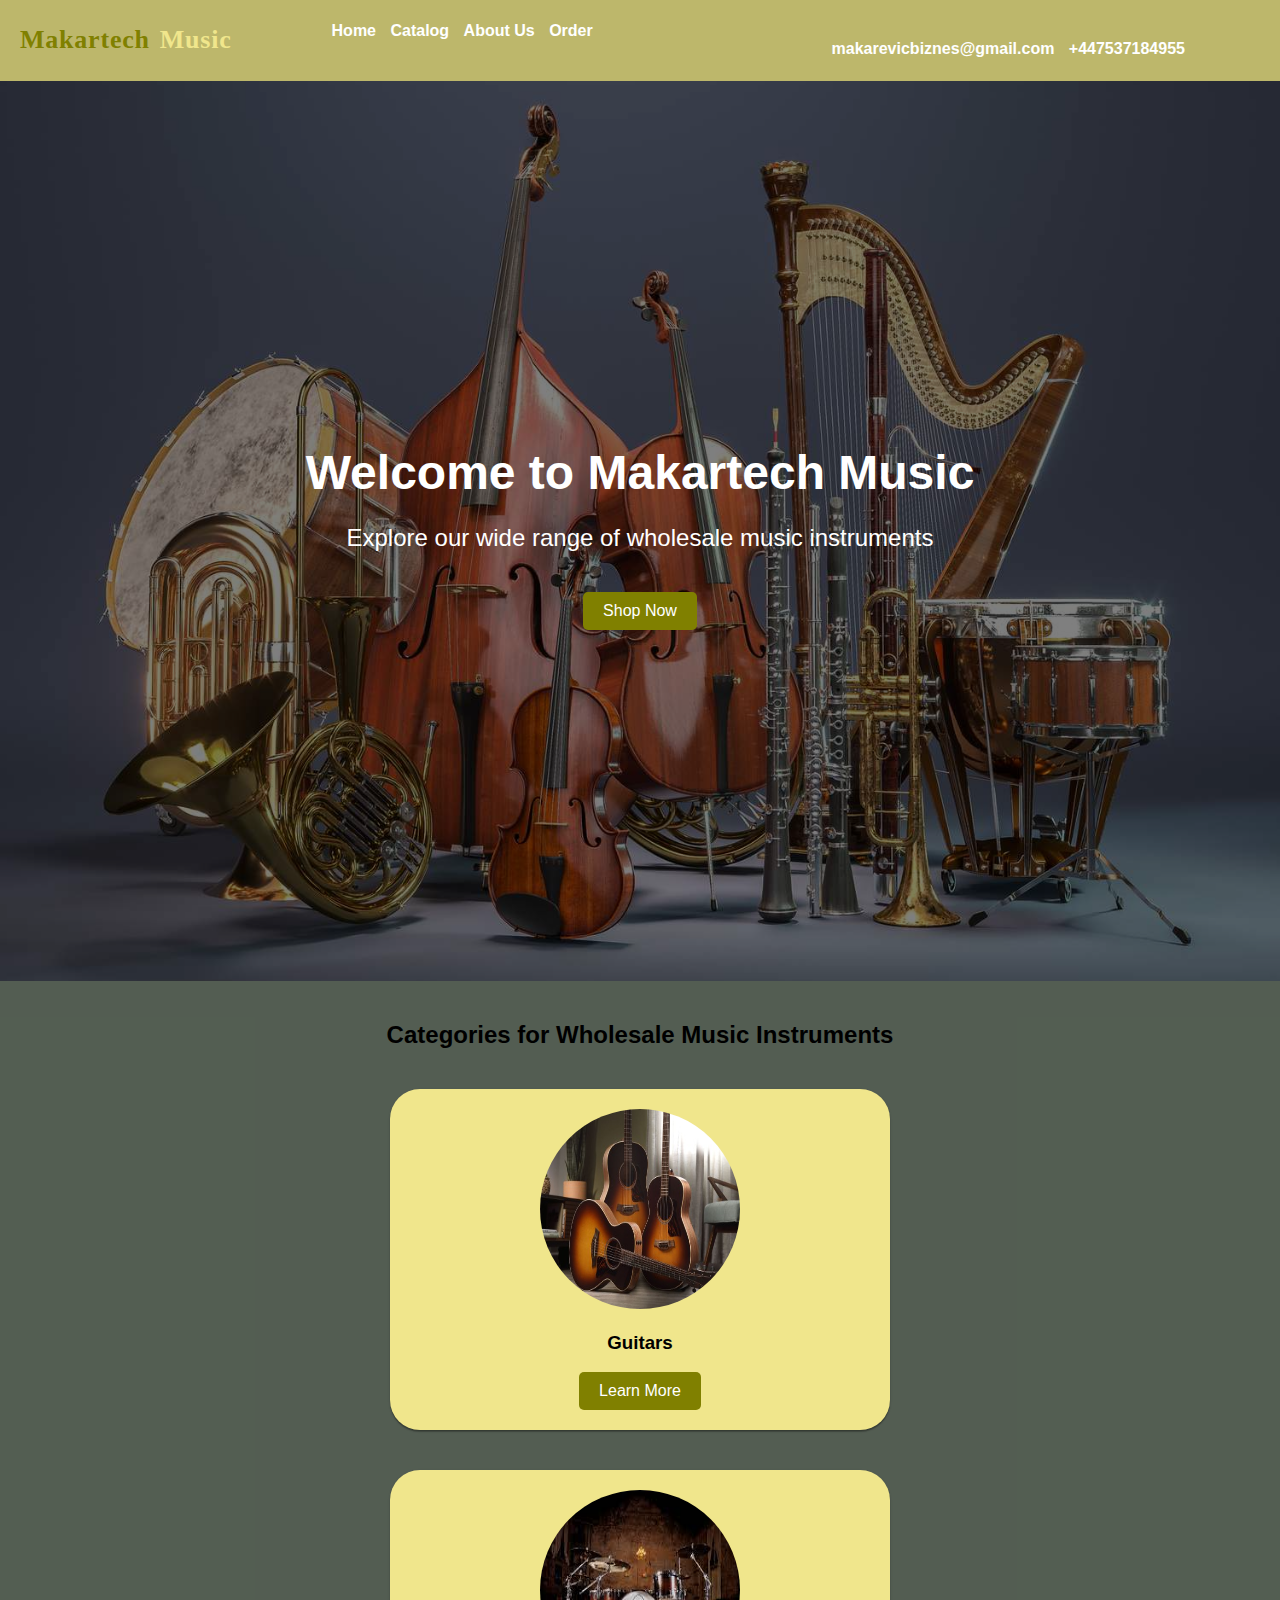
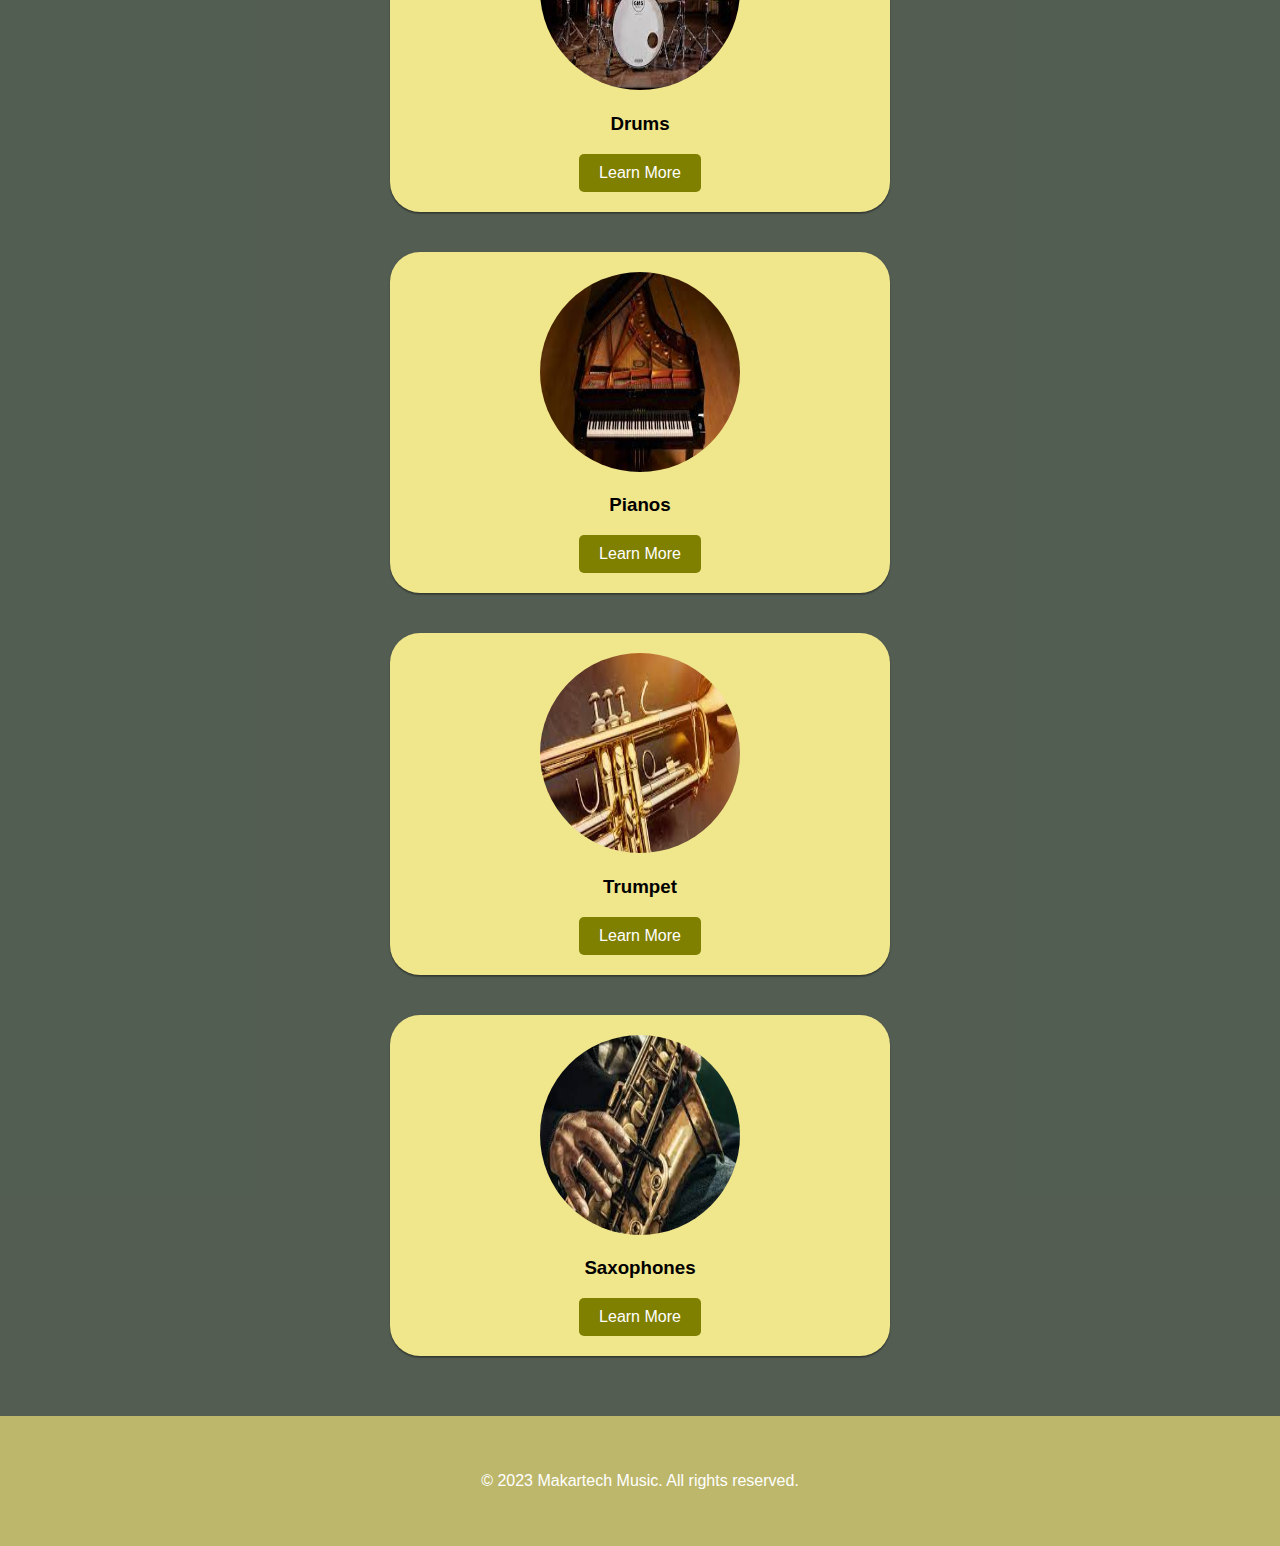
<file: index.html>
<!DOCTYPE html>
<html lang="en">
  <head>
    <meta charset="UTF-8" />
    <meta http-equiv="X-UA-Compatible" content="IE=edge" />
    <meta name="viewport" content="width=device-width, initial-scale=1.0" />
    <title>Makartech Music</title>
    <link rel="stylesheet" href="styles.css" />
  </head>
  <body>
    <!-- Header -->
    <header>
      <div class="pupa">
        <a href="./index.html" class="logo"
          ><span class="logo__web">Makartech</span>Music</a
        >
        <nav>
          <ul>
            <li><a class="nav-item" href="#">Home</a></li>
            <li><a class="nav-item" href="./catalog.html">Catalog</a></li>
            <li><a class="nav-item" href="./about.html">About Us</a></li>
            <li><a class="nav-item" href="./contacts.html">Order</a></li>
            <div class="item">
              <li>
                <a
                  class="nav-item"
                  href="mailto:info@devstudio.com"
                  class="link"
                  >makarevicbiznes@gmail.com</a
                >
              </li>
              <li>
                <a class="nav-item" href="tel:+380961111111" class="link">
                  +447537184955</a
                >
              </li>
            </div>
          </ul>
        </nav>
      </div>
    </header>

    <!-- Hero Section -->
    <section class="hero">
      <div class="hero-overlay"></div>
      <div class="hero-content">
        <h1 class="hero-title">Welcome to Makartech Music</h1>
        <p class="hero-subtitle">
          Explore our wide range of wholesale music instruments
        </p>
        <a href="./contacts.html" class="button">Shop Now</a>
      </div>
    </section>

    <!-- Categories Section -->
    <section id="categories">
      <div class="conus">
        <div class="container">
          <h2>Categories for Wholesale Music Instruments</h2>
          <div class="category">
            <img src="./img/taylor-ad-gallery-04.jpg" alt="Category 1" />
            <h3>Guitars</h3>
            <a href="./catalog.html" class="button">Learn More</a>
          </div>
          <div class="category">
            <img src="./img/Без названия.jpg" alt="Category 2" />
            <h3>Drums</h3>
            <a href="./catalog.html" class="button">Learn More</a>
          </div>
          <div class="category">
            <img src="./img/fno.jpg" alt="Category 3" />
            <h3>Pianos</h3>
            <a href="./catalog.html" class="button">Learn More</a>
          </div>
          <div class="category">
            <img src="./img/trumpet.jpg" alt="Category 1" />
            <h3>Trumpet</h3>
            <a href="./catalog.html" class="button">Learn More</a>
          </div>
          <div class="category">
            <img src="./img/sax.jpg" alt="Category 1" />
            <h3>Saxophones</h3>
            <a href="./catalog.html" class="button">Learn More</a>
          </div>
        </div>
      </div>
    </section>

    <!-- Products Section -->

    <!-- Footer -->
    <footer>
      <div class="container">
        <p>© 2023 Makartech Music. All rights reserved.</p>
      </div>
    </footer>
  </body>
</html>
</file>
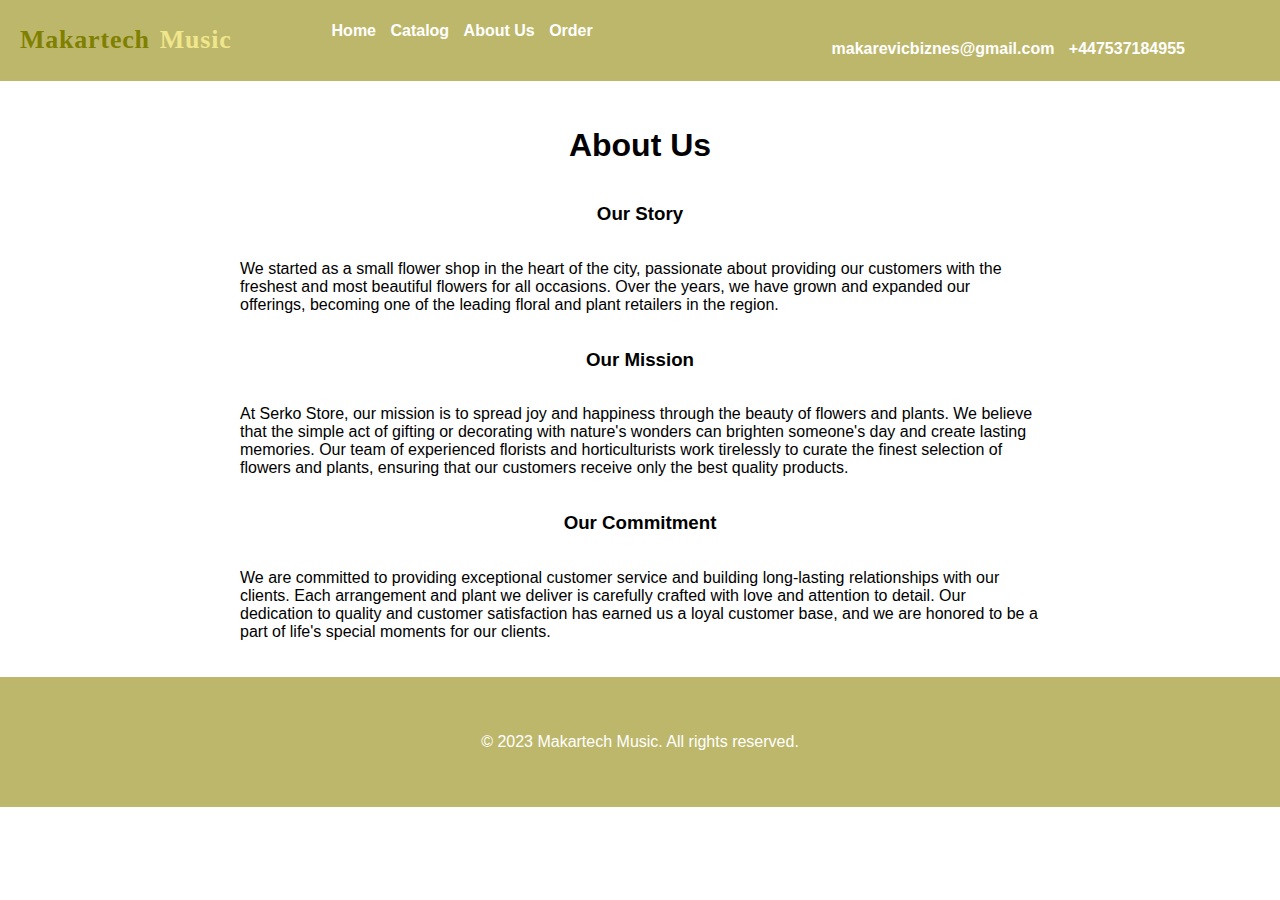
<file: about.html>
<!DOCTYPE html>
<html lang="en">
  <head>
    <meta charset="UTF-8" />
    <meta http-equiv="X-UA-Compatible" content="IE=edge" />
    <meta name="viewport" content="width=device-width, initial-scale=1.0" />
    <title>Makartech Music</title>
    <link rel="stylesheet" href="styles.css" />
  </head>
  <body>
    <header>
      <div class="pupa">
        <a href="./index.html" class="logo"
          ><span class="logo__web">Makartech</span>Music</a
        >
        <nav>
          <ul>
            <li><a class="nav-item" href="./index.html">Home</a></li>
            <li><a class="nav-item" href="./catalog.html">Catalog</a></li>
            <li><a class="nav-item" href="#">About Us</a></li>
            <li><a class="nav-item" href="./contacts.html">Order</a></li>
            <div class="item">
              <li>
                <a
                  class="nav-item"
                  href="mailto:info@devstudio.com"
                  class="link"
                >
                  makarevicbiznes@gmail.com</a
                >
              </li>
              <li>
                <a class="nav-item" href="tel:+380961111111" class="link">
                  +447537184955</a
                >
              </li>
            </div>
          </ul>
        </nav>
      </div>
    </header>
    <section id="about-us">
      <div class="container">
        <h2 class="section-title">About Us</h2>
        <div class="about-content">
          <h3 class="about-heading-id">Our Story</h3>
          <p class="about-text-id">
            We started as a small flower shop in the heart of the city,
            passionate about providing our customers with the freshest and most
            beautiful flowers for all occasions. Over the years, we have grown
            and expanded our offerings, becoming one of the leading floral and
            plant retailers in the region.
          </p>

          <h3 class="about-heading-id">Our Mission</h3>
          <p class="about-text-id">
            At Serko Store, our mission is to spread joy and happiness through
            the beauty of flowers and plants. We believe that the simple act of
            gifting or decorating with nature's wonders can brighten someone's
            day and create lasting memories. Our team of experienced florists
            and horticulturists work tirelessly to curate the finest selection
            of flowers and plants, ensuring that our customers receive only the
            best quality products.
          </p>

          <h3 class="about-heading-id">Our Commitment</h3>
          <p class="about-text-id">
            We are committed to providing exceptional customer service and
            building long-lasting relationships with our clients. Each
            arrangement and plant we deliver is carefully crafted with love and
            attention to detail. Our dedication to quality and customer
            satisfaction has earned us a loyal customer base, and we are honored
            to be a part of life's special moments for our clients.
          </p>
        </div>
      </div>
    </section>
    <footer>
      <div class="container">
        <p>© 2023 Makartech Music. All rights reserved.</p>
      </div>
    </footer>
  </body>
</html>
</file>
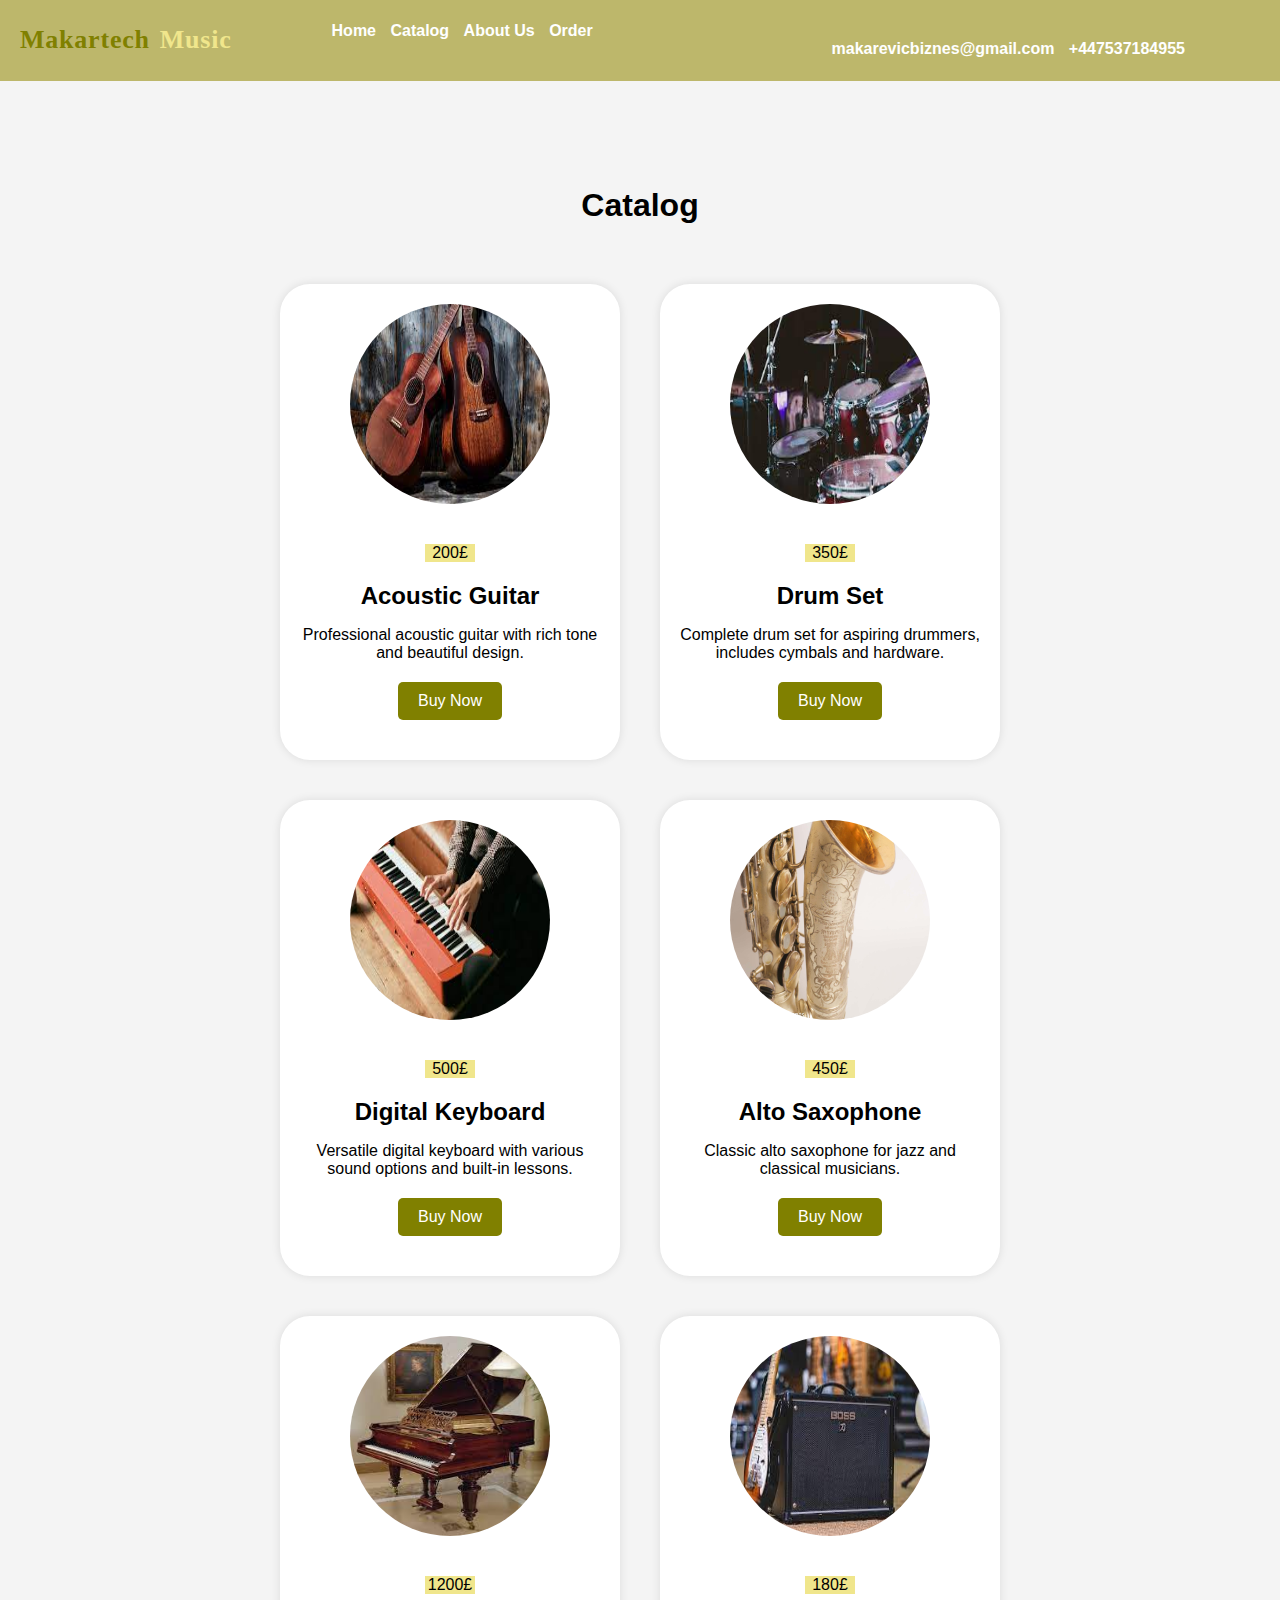
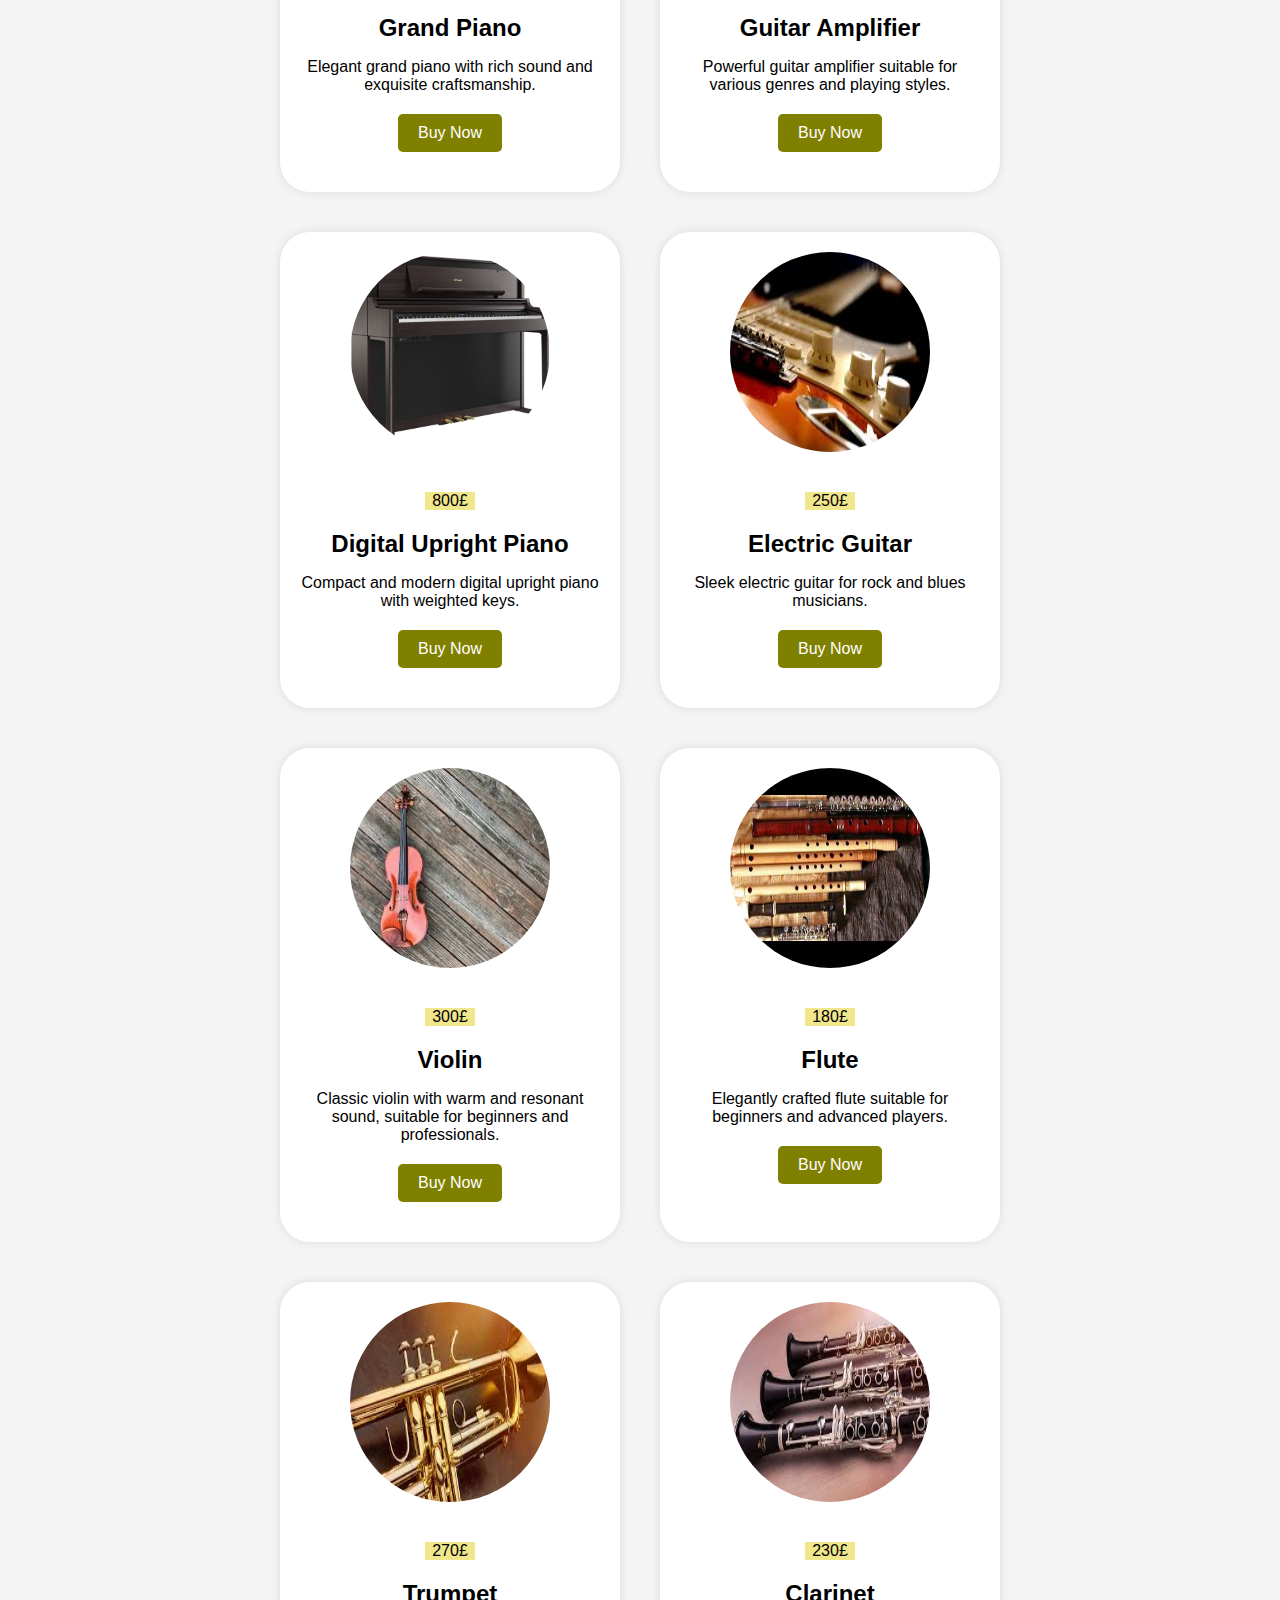
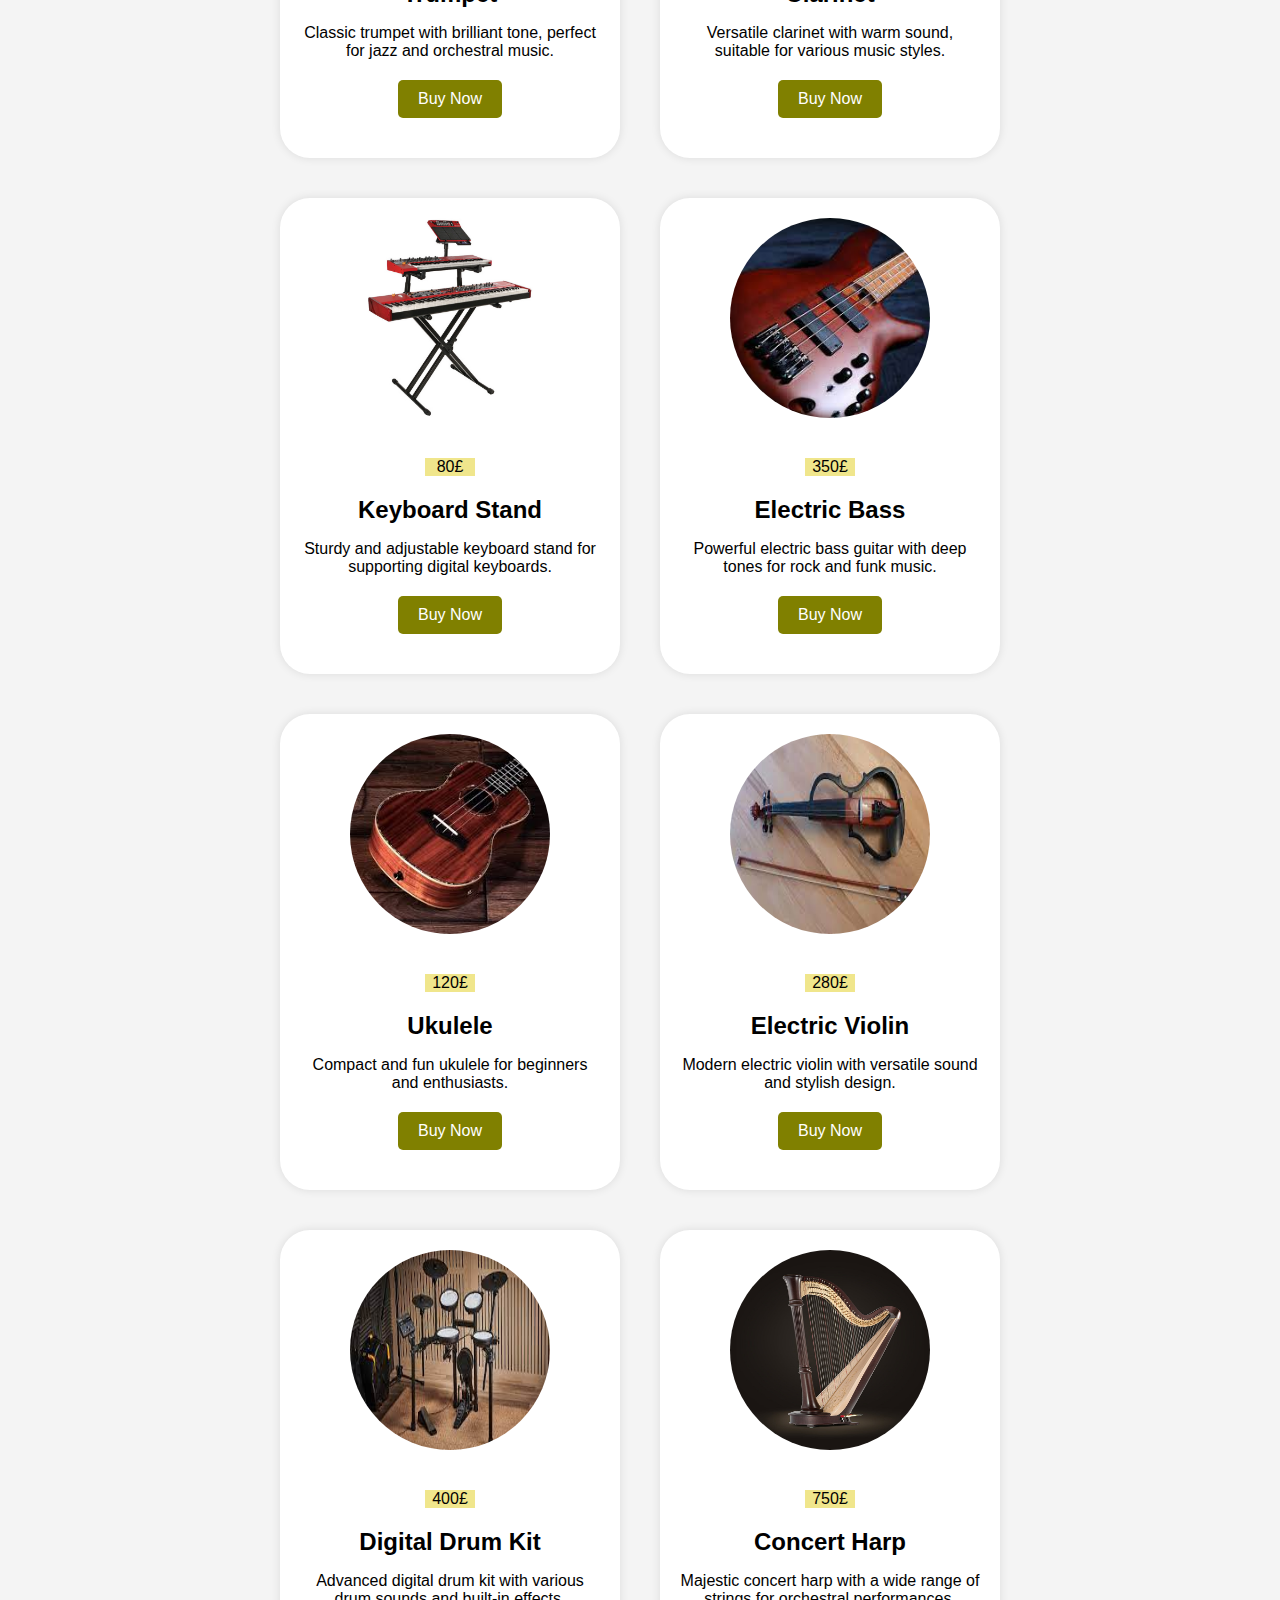
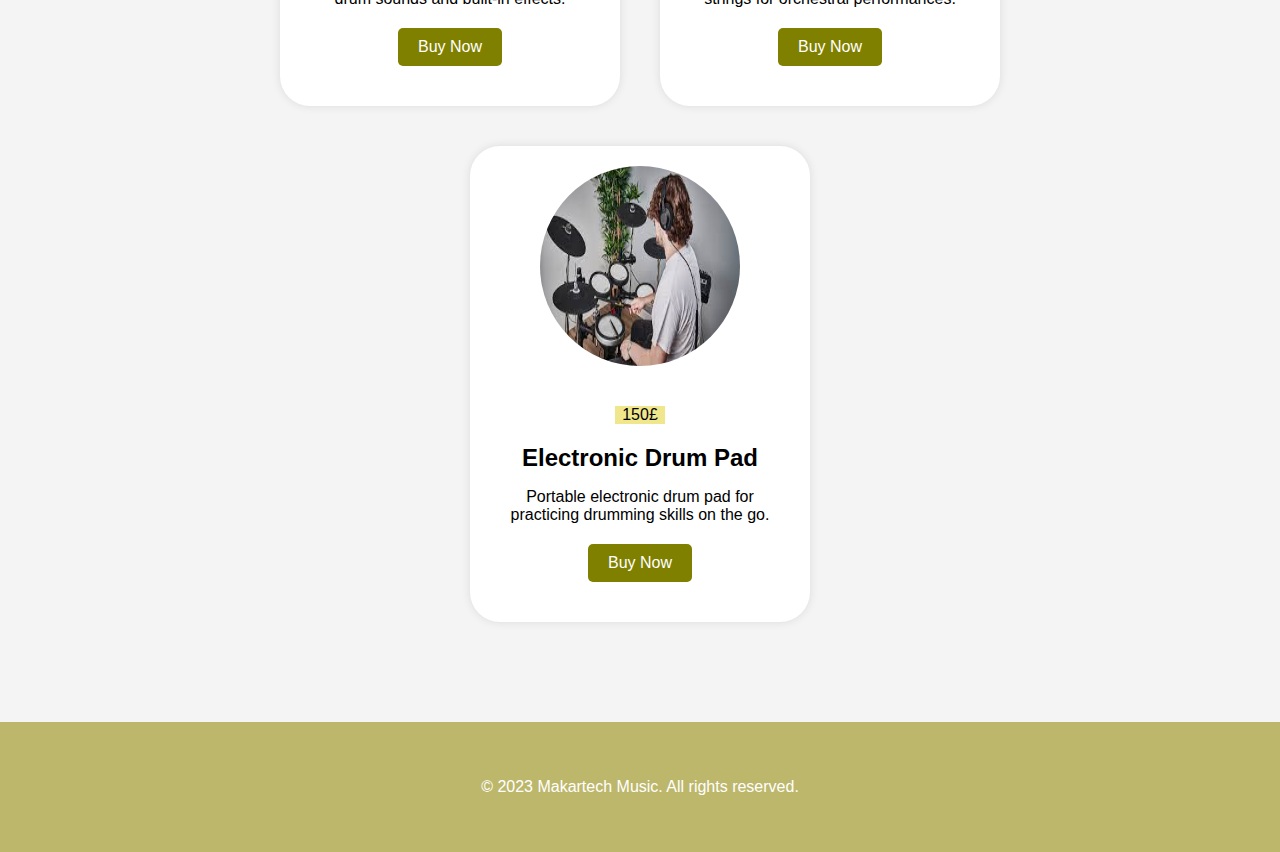
<file: catalog.html>
<!DOCTYPE html>
<html lang="en">
  <head>
    <meta charset="UTF-8" />
    <meta http-equiv="X-UA-Compatible" content="IE=edge" />
    <meta name="viewport" content="width=device-width, initial-scale=1.0" />
    <title>Makartech Music</title>
    <link rel="stylesheet" href="styles.css" />
  </head>
  <body>
    <header>
      <div class="pupa">
        <a href="./index.html" class="logo"
          ><span class="logo__web">Makartech</span>Music</a
        >
        <nav>
          <ul>
            <li><a class="nav-item" href="./index.html">Home</a></li>
            <li><a class="nav-item" href="#">Catalog</a></li>
            <li><a class="nav-item" href="./about.html">About Us</a></li>
            <li><a class="nav-item" href="./contacts.html">Order</a></li>
            <div class="item">
              <li>
                <a
                  class="nav-item"
                  href="mailto:info@devstudio.com"
                  class="link"
                >
                  makarevicbiznes@gmail.com</a
                >
              </li>
              <li>
                <a class="nav-item" href="tel:+380961111111" class="link">
                  +447537184955</a
                >
              </li>
            </div>
          </ul>
        </nav>
      </div>
    </header>
    <section id="catalog">
      <div class="container">
        <h2 class="section-title">Catalog</h2>
        <div class="product-list">
          <div class="product">
            <img src="./img/фото1.jpg" alt="Product 1" />
            <p class="price">200£</p>
            <h3 class="product-title">Acoustic Guitar</h3>
            <p class="product-description">
              Professional acoustic guitar with rich tone and beautiful design.
            </p>
            <a href="./contacts.html" class="button">Buy Now</a>
          </div>
          <div class="product">
            <img src="./img/фото2.jpg" alt="Product 2" />
            <p class="price">350£</p>
            <h3 class="product-title">Drum Set</h3>
            <p class="product-description">
              Complete drum set for aspiring drummers, includes cymbals and
              hardware.
            </p>
            <a href="./contacts.html" class="button">Buy Now</a>
          </div>
          <div class="product">
            <img src="./img/фото3.jpg" alt="Product 3" />
            <p class="price">500£</p>
            <h3 class="product-title">Digital Keyboard</h3>
            <p class="product-description">
              Versatile digital keyboard with various sound options and built-in
              lessons.
            </p>
            <a href="./contacts.html" class="button">Buy Now</a>
          </div>
          <div class="product">
            <img src="./img/фото4.jpg" alt="Product 4" />
            <p class="price">450£</p>
            <h3 class="product-title">Alto Saxophone</h3>
            <p class="product-description">
              Classic alto saxophone for jazz and classical musicians.
            </p>
            <a href="./contacts.html" class="button">Buy Now</a>
          </div>
          <div class="product">
            <img src="./img/фото5.jpg" alt="Product 5" />
            <p class="price">1200£</p>
            <h3 class="product-title">Grand Piano</h3>
            <p class="product-description">
              Elegant grand piano with rich sound and exquisite craftsmanship.
            </p>
            <a href="./contacts.html" class="button">Buy Now</a>
          </div>
          <div class="product">
            <img src="./img/фото6.jpg" alt="Product 6" />
            <p class="price">180£</p>
            <h3 class="product-title">Guitar Amplifier</h3>
            <p class="product-description">
              Powerful guitar amplifier suitable for various genres and playing
              styles.
            </p>
            <a href="./contacts.html" class="button">Buy Now</a>
          </div>
          <!-- Додані нові продукти -->
          <div class="product">
            <img src="./img/фото7.jpg" alt="Product 7" />
            <p class="price">800£</p>
            <h3 class="product-title">Digital Upright Piano</h3>
            <p class="product-description">
              Compact and modern digital upright piano with weighted keys.
            </p>
            <a href="./contacts.html" class="button">Buy Now</a>
          </div>
          <div class="product">
            <img src="./img/фото8.jpg" alt="Product 8" />
            <p class="price">250£</p>
            <h3 class="product-title">Electric Guitar</h3>
            <p class="product-description">
              Sleek electric guitar for rock and blues musicians.
            </p>
            <a href="./contacts.html" class="button">Buy Now</a>
          </div>
          <div class="product">
            <img src="./img/фото9.jpg" alt="Product 9" />
            <p class="price">300£</p>
            <h3 class="product-title">Violin</h3>
            <p class="product-description">
              Classic violin with warm and resonant sound, suitable for
              beginners and professionals.
            </p>
            <a href="./contacts.html" class="button">Buy Now</a>
          </div>
          <div class="product">
            <img src="./img/фото10.jpg" alt="Product 10" />
            <p class="price">180£</p>
            <h3 class="product-title">Flute</h3>
            <p class="product-description">
              Elegantly crafted flute suitable for beginners and advanced
              players.
            </p>
            <a href="./contacts.html" class="button">Buy Now</a>
          </div>
          <div class="product">
            <img src="./img/trumpet.jpg" alt="Product 11" />
            <p class="price">270£</p>
            <h3 class="product-title">Trumpet</h3>
            <p class="product-description">
              Classic trumpet with brilliant tone, perfect for jazz and
              orchestral music.
            </p>
            <a href="./contacts.html" class="button">Buy Now</a>
          </div>
          <div class="product">
            <img src="./img/фото11.jpg" alt="Product 12" />
            <p class="price">230£</p>
            <h3 class="product-title">Clarinet</h3>
            <p class="product-description">
              Versatile clarinet with warm sound, suitable for various music
              styles.
            </p>
            <a href="./contacts.html" class="button">Buy Now</a>
          </div>
          <div class="product">
            <img src="./img/фото12.jpg" alt="Product 13" />
            <p class="price">80£</p>
            <h3 class="product-title">Keyboard Stand</h3>
            <p class="product-description">
              Sturdy and adjustable keyboard stand for supporting digital
              keyboards.
            </p>
            <a href="./contacts.html" class="button">Buy Now</a>
          </div>
          <div class="product">
            <img src="./img/фото13.jpg" alt="Product 14" />
            <p class="price">350£</p>
            <h3 class="product-title">Electric Bass</h3>
            <p class="product-description">
              Powerful electric bass guitar with deep tones for rock and funk
              music.
            </p>
            <a href="./contacts.html" class="button">Buy Now</a>
          </div>
          <div class="product">
            <img src="./img/фото14.jpg" alt="Product 15" />
            <p class="price">120£</p>
            <h3 class="product-title">Ukulele</h3>
            <p class="product-description">
              Compact and fun ukulele for beginners and enthusiasts.
            </p>
            <a href="./contacts.html" class="button">Buy Now</a>
          </div>
          <div class="product">
            <img src="./img/фото15.jpg" alt="Product 16" />
            <p class="price">280£</p>
            <h3 class="product-title">Electric Violin</h3>
            <p class="product-description">
              Modern electric violin with versatile sound and stylish design.
            </p>
            <a href="./contacts.html" class="button">Buy Now</a>
          </div>
          <div class="product">
            <img src="./img/фото16.jpg" alt="Product 17" />
            <p class="price">400£</p>
            <h3 class="product-title">Digital Drum Kit</h3>
            <p class="product-description">
              Advanced digital drum kit with various drum sounds and built-in
              effects.
            </p>
            <a href="./contacts.html" class="button">Buy Now</a>
          </div>
          <div class="product">
            <img src="./img/фото17.jpg" alt="Product 18" />
            <p class="price">750£</p>
            <h3 class="product-title">Concert Harp</h3>
            <p class="product-description">
              Majestic concert harp with a wide range of strings for orchestral
              performances.
            </p>
            <a href="./contacts.html" class="button">Buy Now</a>
          </div>
          <div class="product">
            <img src="./img/фото18.jpg" alt="Product 19" />
            <p class="price">150£</p>
            <h3 class="product-title">Electronic Drum Pad</h3>
            <p class="product-description">
              Portable electronic drum pad for practicing drumming skills on the
              go.
            </p>
            <a href="./contacts.html" class="button">Buy Now</a>
          </div>
        </div>
      </div>
    </section>
    <footer>
      <div class="container">
        <p>© 2023 Makartech Music. All rights reserved.</p>
      </div>
    </footer>
  </body>
</html>
</file>
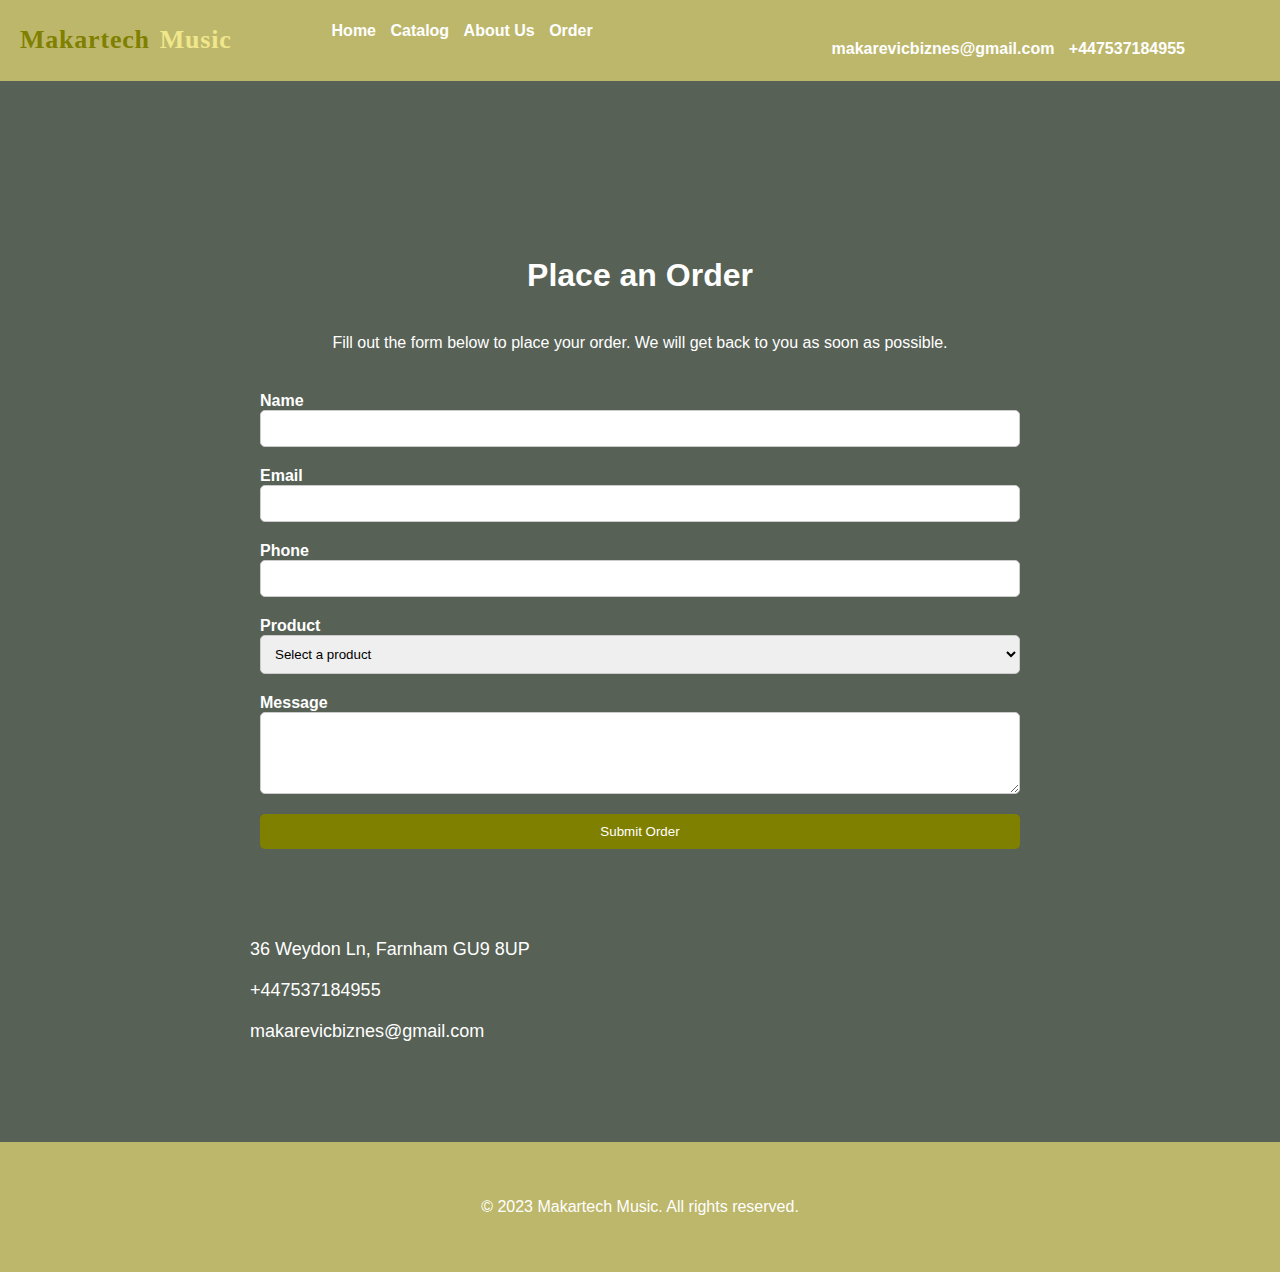
<file: contacts.html>
<!DOCTYPE html>
<html lang="en">
  <head>
    <meta charset="UTF-8" />
    <meta http-equiv="X-UA-Compatible" content="IE=edge" />
    <meta name="viewport" content="width=device-width, initial-scale=1.0" />
    <title>Makartech Music</title>
    <link rel="stylesheet" href="styles.css" />
  </head>
  <body>
    <header>
      <div class="pupa">
        <a href="./index.html" class="logo"
          ><span class="logo__web">Makartech</span>Music</a
        >
        <nav>
          <ul>
            <li><a class="nav-item" href="./index.html">Home</a></li>
            <li><a class="nav-item" href="./catalog.html">Catalog</a></li>
            <li><a class="nav-item" href="./about.html">About Us</a></li>
            <li><a class="nav-item" href="#">Order</a></li>
            <div class="item">
              <li>
                <a
                  class="nav-item"
                  href="mailto:info@devstudio.com"
                  class="link"
                >
                  makarevicbiznes@gmail.com</a
                >
              </li>
              <li>
                <a class="nav-item" href="tel:+380961111111" class="link">
                  +447537184955</a
                >
              </li>
            </div>
          </ul>
        </nav>
      </div>
    </header>
    <section id="contacts" class="scaka">
      <div class="container">
        <section class="contact-form">
          <div class="container">
            <h2 class="section-title">Place an Order</h2>
            <p class="section-description">
              Fill out the form below to place your order. We will get back to
              you as soon as possible.
            </p>
            <form id="contact-form" class="form" action="#" method="POST">
              <div class="form-group">
                <label for="name">Name</label>
                <input type="text" id="name" name="name" required />
              </div>
              <div class="form-group">
                <label for="email">Email</label>
                <input type="email" id="email" name="email" required />
              </div>
              <div class="form-group">
                <label for="phone">Phone</label>
                <input type="tel" id="phone" name="phone" required />
              </div>
              <div class="form-group">
                <label for="product">Product</label>
                <select id="product" name="product" required>
                  <option value="">Select a product</option>
                  <option value="Product 1">Guitars</option>
                  <option value="Product 2">Drums</option>
                  <option value="Product 3">Pianos</option>
                  <option value="Product 3">Trumpet</option>
                  <option value="Product 3">Saxophones</option>
                </select>
              </div>
              <div class="form-group">
                <label for="message">Message</label>
                <textarea
                  id="message"
                  name="message"
                  rows="4"
                  required
                ></textarea>
              </div>
              <button type="submit" class="button">Submit Order</button>
            </form>
          </div>
          <script>
            const form = document.getElementById("contact-form");

            form.addEventListener("submit", (e) => {
              e.preventDefault();
              const successMessage = document.createElement("p");
              successMessage.textContent = "Form submitted successfully!";
              form.insertAdjacentElement("afterend", successMessage);
            });
          </script>
        </section>
        <ul class="contact-list">
          <li>
            <span class="contact-icon">
              <i class="fas fa-map-marker-alt"></i>
            </span>
            <span class="contact-info">36 Weydon Ln, Farnham GU9 8UP</span>
          </li>
          <li>
            <span class="contact-icon">
              <i class="fas fa-phone"></i>
            </span>
            <span class="contact-info">+447537184955</span>
          </li>
          <li>
            <span class="contact-icon">
              <i class="fas fa-envelope"></i>
            </span>
            <span class="contact-info">makarevicbiznes@gmail.com</span>
          </li>
        </ul>
      </div>
    </section>
    <footer>
      <div class="container">
        <p>© 2023 Makartech Music. All rights reserved.</p>
      </div>
    </footer>
  </body>
</html>
</file>
<file: styles.css>
/* хаккі #f0e68c */

/* Global Styles */
body {
  font-family: Arial, sans-serif;
  margin: 0;
  padding: 0;
}

.container {
  max-width: 1200px;
  margin: 0 auto;
  padding: 20px;
}

a {
  text-decoration: none;
}

.button {
  display: inline-block;
  padding: 10px 20px;
  background-color: #bdb76b;
  color: #fff;
  border-radius: 5px;
  transition: background-color 0.3s ease;
  margin-bottom: 20px;
}

/* Header */
header {
  background-color: #bdb76b;
}
.pupa {
  display: flex;
  align-items: center;
}
.logo {
  color: #fff;
  padding: 25px 0px;
  display: block;
  text-decoration: none;
  font-family: "Raleway";
  font-style: normal;
  font-weight: 700;
  font-size: 26px;
  line-height: 1.19;
  letter-spacing: 0.03em;
  margin-right: 100px;
}
.logo:hover {
  color: #f0e68c;

  transition-property: color;
  transition-duration: 250ms;
  transition-timing-function: cubic-bezier(0.4, 0, 0.2, 1);
}

.nav-item:hover {
  color: #f0e68c;

  transition-property: color;
  transition-duration: 250ms;
  transition-timing-function: cubic-bezier(0.4, 0, 0.2, 1);
}

.logo__web {
  color: #808000;
  margin-right: 10px;
  margin-left: 20px;
}

nav ul {
  list-style: none;
  padding: 0;
  margin: 0;
}

nav ul li {
  display: inline-block;
  margin-right: 10px;
}

nav ul li a {
  color: #fff;
  font-weight: bold;
}
.item {
  margin-left: 500px;
  display: inline-block;
}

/* Hero Section */
.hero {
  position: relative;
  height: 100vh;
  background-image: url("./img/music.jpg");
  background-size: cover;
  background-position: center;
  display: flex;
  align-items: center;
}

.hero-overlay {
  position: absolute;
  top: 0;
  left: 0;
  width: 100%;
  height: 100%;
  background-color: rgba(0, 0, 0, 0.5);
}

.hero-content {
  margin-left: auto;
  margin-right: auto;
  text-align: center;
  color: #fff;
  z-index: 1;
}

.hero-title {
  font-size: 48px;
  margin-bottom: 20px;
}

.hero-subtitle {
  font-size: 24px;
  margin-bottom: 40px;
}

.button {
  display: inline-block;
  padding: 10px 20px;
  background-color: #808000;
  color: #fff;
  text-decoration: none;
  border-radius: 5px;
  transition: background-color 0.3s ease;
}

.button:hover {
  background-color: #bdb76b;
}

/* Categories Section */
.conus {
  background-color: rgba(1, 17, 0, 0.663);
}
#categories {
  background-color: #f4f4f4;
}

#categories h2 {
  text-align: center;
  margin-bottom: 40px;
}

.category {
  width: 500px;
  text-align: center;
  margin-left: auto;
  transition: transform 0.3s ease;
  background-color: #f0e68c;

  border-radius: 30px;

  margin-right: auto;
  margin-bottom: 40px;
  box-shadow: 0px 1px 3px rgba(0, 0, 0, 0.12), 0px 1px 1px rgba(0, 0, 0, 0.14),
    0px 2px 1px rgba(0, 0, 0, 0.2);
}

.category:hover {
  transform: scale(1.1);
}

.category img {
  margin-top: 20px;
  width: 200px;
  height: 200px;
  border-radius: 50%;
}

/* Products Section */
#products {
  padding: 60px 0;
}

#products h2 {
  text-align: center;
  margin-bottom: 40px;
}

.product {
  text-align: center;
  margin-bottom: 40px;
  transition: transform 0.3s ease;
  border-radius: 30px;
}

.product:hover {
  transform: scale(
    1.1
  ); /* Збільшуємо картку на 10% при наведенні на неї курсора */
}

.product img {
  width: 300px;
  height: 300px;
  border-radius: 50%;
}

.product h3 {
  font-size: 24px;
  margin-top: 20px;
  margin-bottom: 10px;
}

.product p {
  margin-bottom: 20px;
}

/* Footer */
footer {
  background-color: #bdb76b;
  color: #fff;
  padding: 20px 0;
  text-align: center;
}

/* Catalog Page */
#catalog {
  background-color: #f4f4f4;
  padding: 60px 0;
}

#catalog .section-title {
  text-align: center;
  margin-bottom: 40px;
}

.pipa {
  display: flex;
}
.price {
  margin-left: auto;
  margin-right: auto;
  width: 50px;
  background-color: #f0e68c;
}

.product-list {
  display: flex;
  flex-wrap: wrap;
  justify-content: center;
}

.product {
  width: 300px;
  padding: 20px;
  text-align: center;
  margin: 20px;
  background-color: #fff;
  box-shadow: 0 0 10px rgba(0, 0, 0, 0.1);
  transition: transform 0.3s ease;
}

.product:hover {
  /* Збільшуємо картку на 10% при наведенні на неї курсора */
}

.product img {
  width: 200px;
  height: 200px;
  margin-bottom: 20px;
}

.product-title {
  font-size: 24px;
  margin-bottom: 10px;
}

.product-description {
  margin-bottom: 20px;
}

/* About Us Page */

.about-heading-id,
.about-text-id {
  opacity: 0;
  transform: translateX(-30px);
  transition: opacity 0.3s ease, transform 0.3s ease;
}

.about-content {
  display: flex;
  flex-direction: column;
  align-items: center;
}

.about-content .about-heading-id,
.about-content .about-text-id {
  opacity: 1;
  transform: translateX(0);
}

.about-content .about-heading-id {
  transition-delay: 0.2s;
}

.about-content .about-text-id {
  transition-delay: 0.4s;
}

.section-description {
  text-align: center;
  margin-bottom: 40px;
}

/* Contacts Page */
#contacts {
  background-color: rgba(1, 17, 0, 0.663);
  color: #fff;
  padding: 60px 0;
}

#contacts .section-title {
  text-align: center;
  margin-bottom: 40px;
}

#contacts .section-description {
  text-align: center;
  margin-bottom: 40px;
}
.scaka {
}

.contact-list {
  list-style: none;
  padding: 0;
  margin: 0;
}

.contact-list li {
  display: flex;
  align-items: center;
  margin-bottom: 20px;
}

.contact-icon {
  margin-right: 10px;
}

.contact-info {
  font-size: 18px;
}

.contact-form {
  padding: 50px 0;
}

.container {
  max-width: 800px;
  margin: 0 auto;
}

.section-title {
  text-align: center;
  font-size: 32px;
  margin-bottom: 20px;
}

.section-description {
  text-align: center;
  margin-bottom: 40px;
}

.form {
  display: grid;
  grid-template-columns: 1fr;
  gap: 20px;
}

.form-group {
  display: flex;
  flex-direction: column;
}

label {
  font-weight: bold;
}

input,
select,
textarea {
  padding: 10px;
  border: 1px solid #ccc;
  border-radius: 5px;
}

textarea {
  resize: vertical;
}

button {
  padding: 10px 20px;
  background-color: #ff5c00;
  color: #fff;
  border: none;
  border-radius: 5px;
  cursor: pointer;
  transition: background-color 0.3s ease;
}

button:hover {
  background-color: #d44800;
}
</file>
